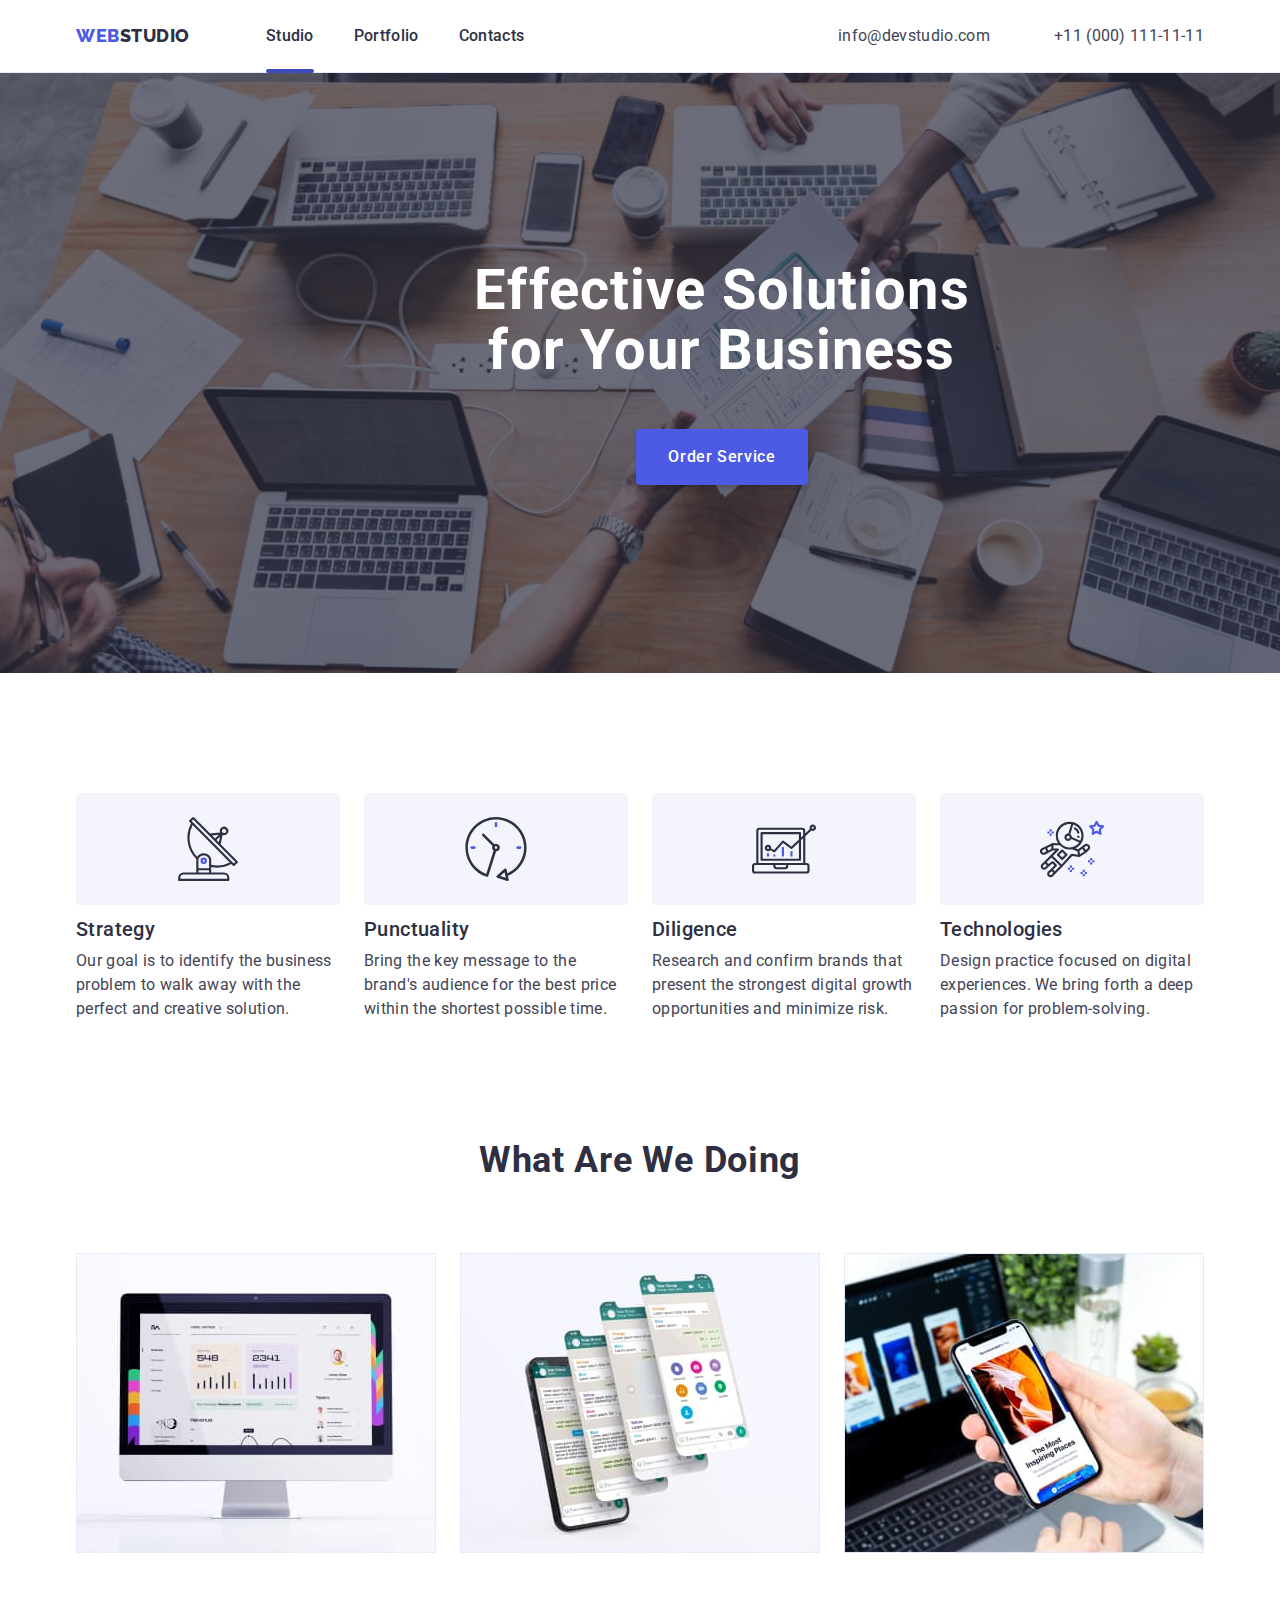
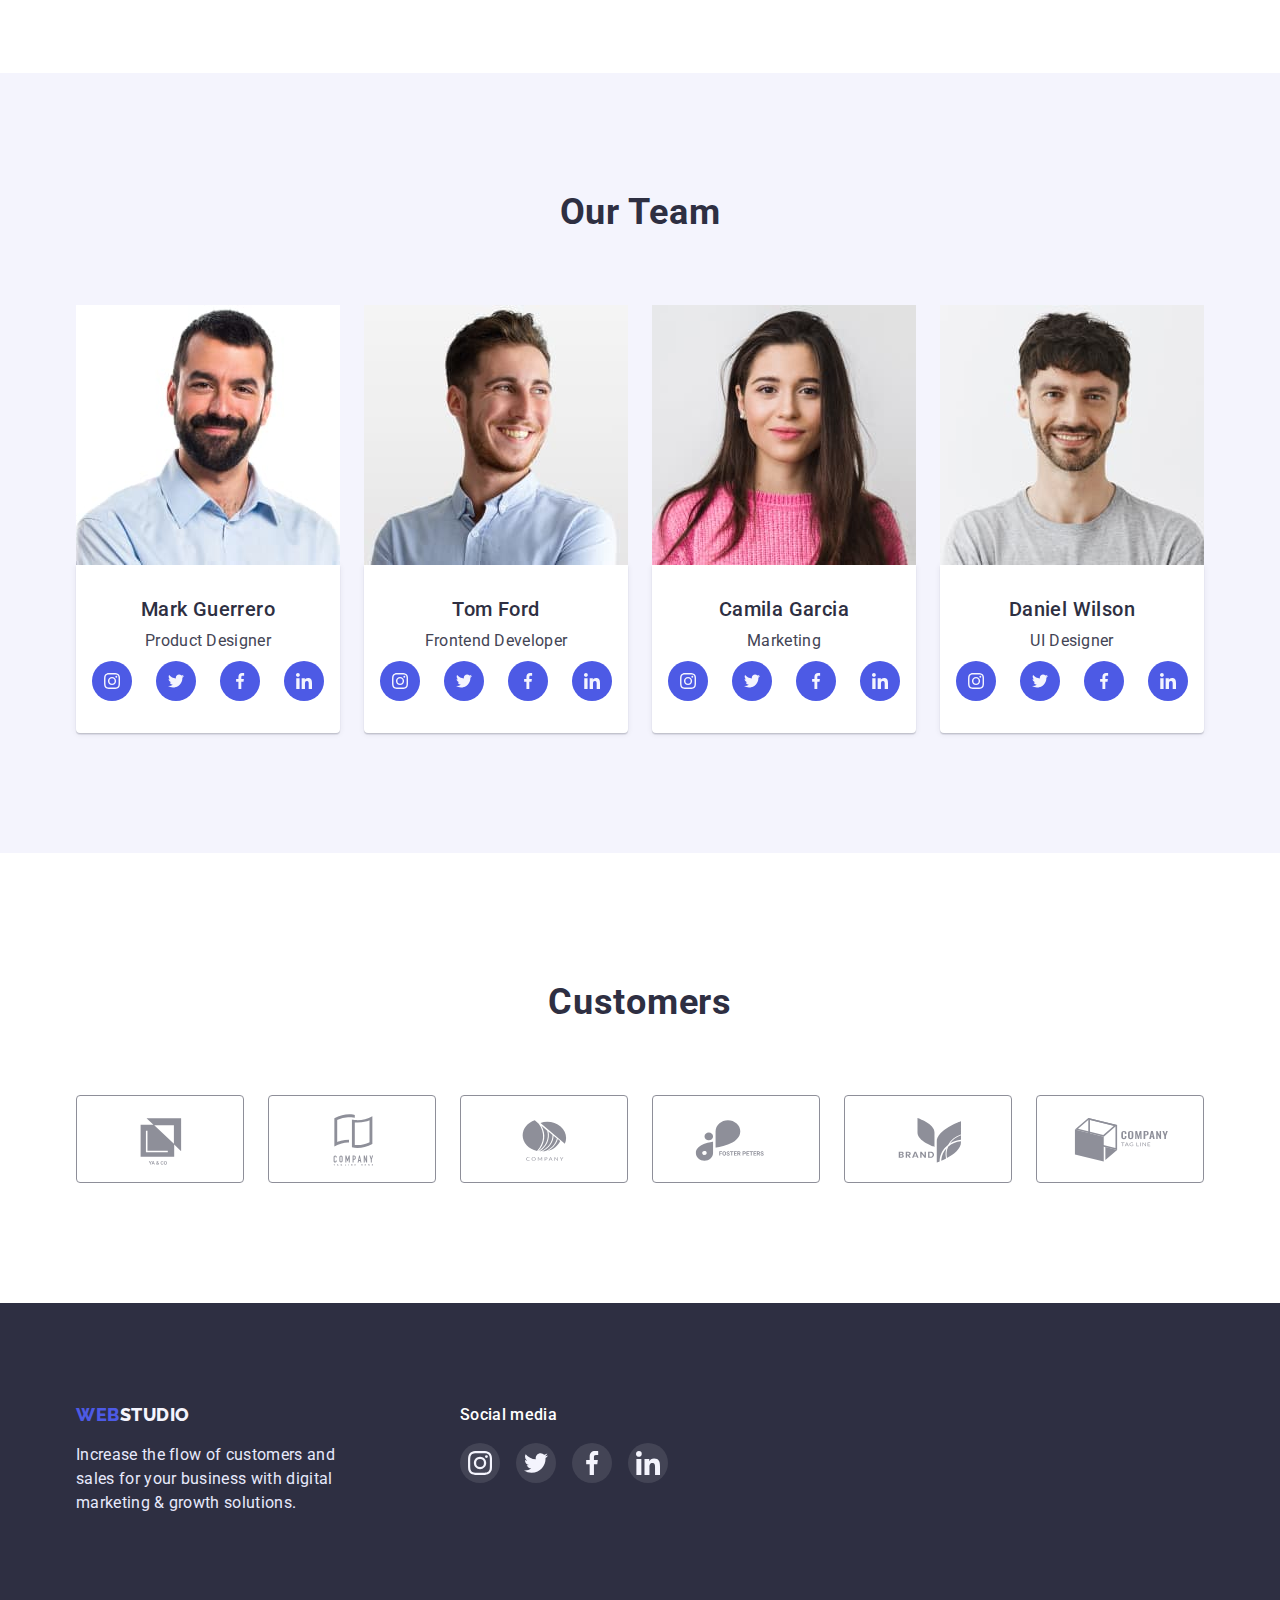
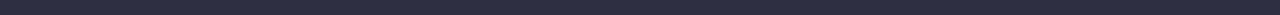
<file: index.html>
<!DOCTYPE html>
<html lang="en">
	<head>
		<meta charset="UTF-8" />
		<meta http-equiv="X-UA-Compatible" content="IE=edge" />
		<meta name="viewport" content="width=device-width, initial-scale=1.0" />

		<link rel="stylesheet" href="https://cdn.jsdelivr.net/npm/modern-normalize@1.1.0/modern-normalize.min.css" />
		<link rel="stylesheet" href="./css/styles.css" />
		<link rel="preconnect" href="https://fonts.googleapis.com" />
		<link rel="preconnect" href="https://fonts.gstatic.com" crossorigin />
		<link
			href="https://fonts.googleapis.com/css2?family=Raleway:wght@800&family=Roboto:wght@400;500;700&display=swap"
			rel="stylesheet"
		/>
		<title>WebStudio</title>
	</head>
	<body>
		<!-- Header -->
		<header class="header">
			<div class="container header-container">
				<nav class="header-navigation">
					<a class="logo-link link" href="./index.html">Web<span>Studio</span></a>
					<ul class="menu list">
						<li class="menu-item">
							<a class="menu-link link current" href="./index.html">Studio</a>
						</li>
						<li class="menu-item">
							<a class="menu-link link" href="./portfolio.html">Portfolio</a>
						</li>
						<li class="menu-item">
							<a class="menu-link link" href="">Contacts</a>
						</li>
					</ul>
				</nav>
				<address class="address">
					<ul class="address-list list">
						<li class="address-item">
							<a class="address-link link" href="mailto:info@devstudio.com">info@devstudio.com</a>
						</li>
						<li class="address-item">
							<a class="address-link link" href="tel:+110001111111">+11 (000) 111-11-11</a>
						</li>
					</ul>
				</address>
			</div>
		</header>

		<main>
			<!--Hero section-->
			<section class="hero">
				<div class="container hero-container">
					<h1 class="hero-title">Effective Solutions for Your Business</h1>
					<button class="order-btn" type="button" data-modal-open>Order Service</button>
				</div>
			</section>

			<!--Benefits section-->
			<section class="benefits section">
				<div class="container">
					<h2 class="benefits-title visually-hidden">Benefits</h2>
					<ul class="benefits-list list">
						<li class="benefits-item">
							<svg class="benefits-icon" width="64" height="64">
								<use href="./images/icons.svg#icon-antenna"></use>
							</svg>
							<h3 class="benefits-subtitle subtitle">Strategy</h3>
							<p class="benefits-description description">
								Our goal is to identify the business problem to walk away with the perfect and creative solution.
							</p>
						</li>
						<li class="benefits-item">
							<svg class="benefits-icon" width="64" height="64">
								<use href="./images/icons.svg#icon-clock"></use>
							</svg>
							<h3 class="benefits-subtitle subtitle">Punctuality</h3>
							<p class="benefits-description description">
								Bring the key message to the brand's audience for the best price within the shortest possible time.
							</p>
						</li>
						<li class="benefits-item">
							<svg class="benefits-icon" width="64" height="64">
								<use href="./images/icons.svg#icon-diagram"></use>
							</svg>
							<h3 class="benefits-subtitle subtitle">Diligence</h3>
							<p class="benefits-description description">
								Research and confirm brands that present the strongest digital growth opportunities and minimize risk.
							</p>
						</li>
						<li class="benefits-item">
							<svg class="benefits-icon" width="64" height="64">
								<use href="./images/icons.svg#icon-astronaut"></use>
							</svg>
							<h3 class="benefits-subtitle subtitle">Technologies</h3>
							<p class="benefits-description description">
								Design practice focused on digital experiences. We bring forth a deep passion for problem-solving.
							</p>
						</li>
					</ul>
				</div>
			</section>

			<!--Works section-->
			<section class="works section">
				<div class="container">
					<h2 class="works-title title">What are we doing</h2>
					<ul class="works-list list">
						<li class="works-item">
							<img src="./images/sample-1.jpg" alt="work" width="360" />
						</li>
						<li class="works-item">
							<img src="./images/sample-2.jpg" alt="work" width="360" />
						</li>
						<li class="works-item">
							<img src="./images/sample-3.jpg" alt="work" width="360" />
						</li>
					</ul>
				</div>
			</section>

			<!--Our team section-->

			<section class="team section">
				<div class="container">
					<h2 class="team-title title">Our Team</h2>
					<ul class="team-list list">
						<li class="team-item">
							<img src="./images/team-card-1.jpg" alt="worker" width="264" />
							<div class="team-item-wrapper">
								<h3 class="team-subtitle subtitle">Mark Guerrero</h3>
								<p class="team-description description">Product Designer</p>
								<ul class="sotial-list list">
									<li class="sotial-list-item">
										<a href="" class="sotial-list-link">
											<svg class="sotial-list-icon" width="16" height="16">
												<use href="./images/icons.svg#icon-instagram"></use>
											</svg>
										</a>
									</li>
									<li class="sotial-list-item">
										<a href="" class="sotial-list-link">
											<svg class="sotial-list-icon" width="16" height="16">
												<use href="./images/icons.svg#icon-twitter"></use>
											</svg>
										</a>
									</li>
									<li class="sotial-list-item">
										<a href="" class="sotial-list-link">
											<svg class="sotial-list-icon" width="16" height="16">
												<use href="./images/icons.svg#icon-facebook"></use>
											</svg>
										</a>
									</li>
									<li class="sotial-list-item">
										<a href="" class="sotial-list-link">
											<svg class="sotial-list-icon" width="16" height="16">
												<use href="./images/icons.svg#icon-linkedin"></use>
											</svg>
										</a>
									</li>
								</ul>
							</div>
						</li>
						<li class="team-item">
							<img src="./images/team-card-2.jpg" alt="worker" width="264" />
							<div class="team-item-wrapper">
								<h3 class="team-subtitle subtitle">Tom Ford</h3>
								<p class="team-description description">Frontend Developer</p>
								<ul class="sotial-list list">
									<li class="sotial-list-item">
										<a href="" class="sotial-list-link">
											<svg class="sotial-list-icon" width="16" height="16">
												<use href="./images/icons.svg#icon-instagram"></use>
											</svg>
										</a>
									</li>
									<li class="sotial-list-item">
										<a href="" class="sotial-list-link">
											<svg class="sotial-list-icon" width="16" height="16">
												<use href="./images/icons.svg#icon-twitter"></use>
											</svg>
										</a>
									</li>
									<li class="sotial-list-item">
										<a href="" class="sotial-list-link">
											<svg class="sotial-list-icon" width="16" height="16">
												<use href="./images/icons.svg#icon-facebook"></use>
											</svg>
										</a>
									</li>
									<li class="sotial-list-item">
										<a href="" class="sotial-list-link">
											<svg class="sotial-list-icon" width="16" height="16">
												<use href="./images/icons.svg#icon-linkedin"></use>
											</svg>
										</a>
									</li>
								</ul>
							</div>
						</li>
						<li class="team-item">
							<img src="./images/team-card-3.jpg" alt="worker" width="264" />
							<div class="team-item-wrapper">
								<h3 class="team-subtitle subtitle">Camila Garcia</h3>
								<p class="team-description description">Marketing</p>
								<ul class="sotial-list list">
									<li class="sotial-list-item">
										<a href="" class="sotial-list-link">
											<svg class="sotial-list-icon" width="16" height="16">
												<use href="./images/icons.svg#icon-instagram"></use>
											</svg>
										</a>
									</li>
									<li class="sotial-list-item">
										<a href="" class="sotial-list-link">
											<svg class="sotial-list-icon" width="16" height="16">
												<use href="./images/icons.svg#icon-twitter"></use>
											</svg>
										</a>
									</li>
									<li class="sotial-list-item">
										<a href="" class="sotial-list-link">
											<svg class="sotial-list-icon" width="16" height="16">
												<use href="./images/icons.svg#icon-facebook"></use>
											</svg>
										</a>
									</li>
									<li class="sotial-list-item">
										<a href="" class="sotial-list-link">
											<svg class="sotial-list-icon" width="16" height="16">
												<use href="./images/icons.svg#icon-linkedin"></use>
											</svg>
										</a>
									</li>
								</ul>
							</div>
						</li>
						<li class="team-item">
							<img src="./images/team-card-4.jpg" alt="worker" width="264" />
							<div class="team-item-wrapper">
								<h3 class="team-subtitle subtitle">Daniel Wilson</h3>
								<p class="team-description description">UI Designer</p>
								<ul class="sotial-list list">
									<li class="sotial-list-item">
										<a href="" class="sotial-list-link">
											<svg class="sotial-list-icon" width="16" height="16">
												<use href="./images/icons.svg#icon-instagram"></use>
											</svg>
										</a>
									</li>
									<li class="sotial-list-item">
										<a href="" class="sotial-list-link">
											<svg class="sotial-list-icon" width="16" height="16">
												<use href="./images/icons.svg#icon-twitter"></use>
											</svg>
										</a>
									</li>
									<li class="sotial-list-item">
										<a href="" class="sotial-list-link">
											<svg class="sotial-list-icon" width="16" height="16">
												<use href="./images/icons.svg#icon-facebook"></use>
											</svg>
										</a>
									</li>
									<li class="sotial-list-item">
										<a href="" class="sotial-list-link">
											<svg class="sotial-list-icon" width="16" height="16">
												<use href="./images/icons.svg#icon-linkedin"></use>
											</svg>
										</a>
									</li>
								</ul>
							</div>
						</li>
					</ul>
				</div>
			</section>
			<!--/Our team section-->

			<!--Customers section-->
			<section class="customers section">
				<div class="container">
					<h2 class="customers-title title">Customers</h2>
					<ul class="customers-list list">
						<li class="customers-item">
							<a href="" class="customers-link link">
								<svg class="customers-logo" width="104" height="56">
									<use href="./images/icons.svg#icon-logo"></use>
								</svg>
							</a>
						</li>
						<li class="customers-item">
							<a href="" class="customers-link link">
								<svg class="customers-logo" width="104" height="56">
									<use href="./images/icons.svg#icon-logo-2"></use>
								</svg>
							</a>
						</li>
						<li class="customers-item">
							<a href="" class="customers-link link">
								<svg class="customers-logo" width="104" height="56">
									<use href="./images/icons.svg#icon-logo-3"></use>
								</svg>
							</a>
						</li>
						<li class="customers-item">
							<a href="" class="customers-link link">
								<svg class="customers-logo" width="104" height="56">
									<use href="./images/icons.svg#icon-logo-4"></use>
								</svg>
							</a>
						</li>
						<li class="customers-item">
							<a href="" class="customers-link link">
								<svg class="customers-logo" width="104" height="56">
									<use href="./images/icons.svg#icon-logo-5"></use>
								</svg>
							</a>
						</li>
						<li class="customers-item">
							<a href="" class="customers-link link">
								<svg class="customers-logo" width="104" height="56">
									<use href="./images/icons.svg#icon-logo-6"></use>
								</svg>
							</a>
						</li>
					</ul>
				</div>
			</section>
		</main>
		<!--Customers section-->

		<!-- Footer -->
		<footer class="footer">
			<div class="footer-container container">
				<div class="footer-logo-container">
					<a class="footer-logo-link link" href="./index.html">Web<span>Studio</span></a>
					<p class="footer-text">
						Increase the flow of customers and sales for your business with digital marketing & growth solutions.
					</p>
				</div>
				<div class="footer-social">
					<h3 class="footer-social-title">Social media</h3>
					<ul class="footer-social-list list">
						<li class="footer-social-list-item">
							<a href="" class="footer-social-list-link link">
								<svg class="footer-social-list-icon" width="24" height="24">
									<use href="./images/icons.svg#icon-instagram"></use>
								</svg>
							</a>
						</li>
						<li class="footer-social-list-item">
							<a href="" class="footer-social-list-link link">
								<svg class="footer-social-list-icon" width="24" height="24">
									<use href="./images/icons.svg#icon-twitter"></use>
								</svg>
							</a>
						</li>
						<li class="footer-social-list-item">
							<a href="" class="footer-social-list-link link">
								<svg class="footer-social-list-icon" width="24" height="24">
									<use href="./images/icons.svg#icon-facebook"></use>
								</svg>
							</a>
						</li>
						<li class="footer-social-list-item">
							<a href="" class="footer-social-list-link link">
								<svg class="footer-social-list-icon" width="24" height="24">
									<use href="./images/icons.svg#icon-linkedin"></use>
								</svg>
							</a>
						</li>
					</ul>
				</div>
			</div>
		</footer>
		<div class="backdrop is-hidden" data-modal>
			<div class="modal">
				<button class="modal-close-button" type="button" data-modal-close
					><svg class="modal-close-button-icon" width="8" height="8">
						<use href="./images/icons.svg#icon-close-back"></use>
					</svg>
				</button>
			</div>
		</div>
		<script src="./js/modal.js"></script>
	</body>
</html>
</file>
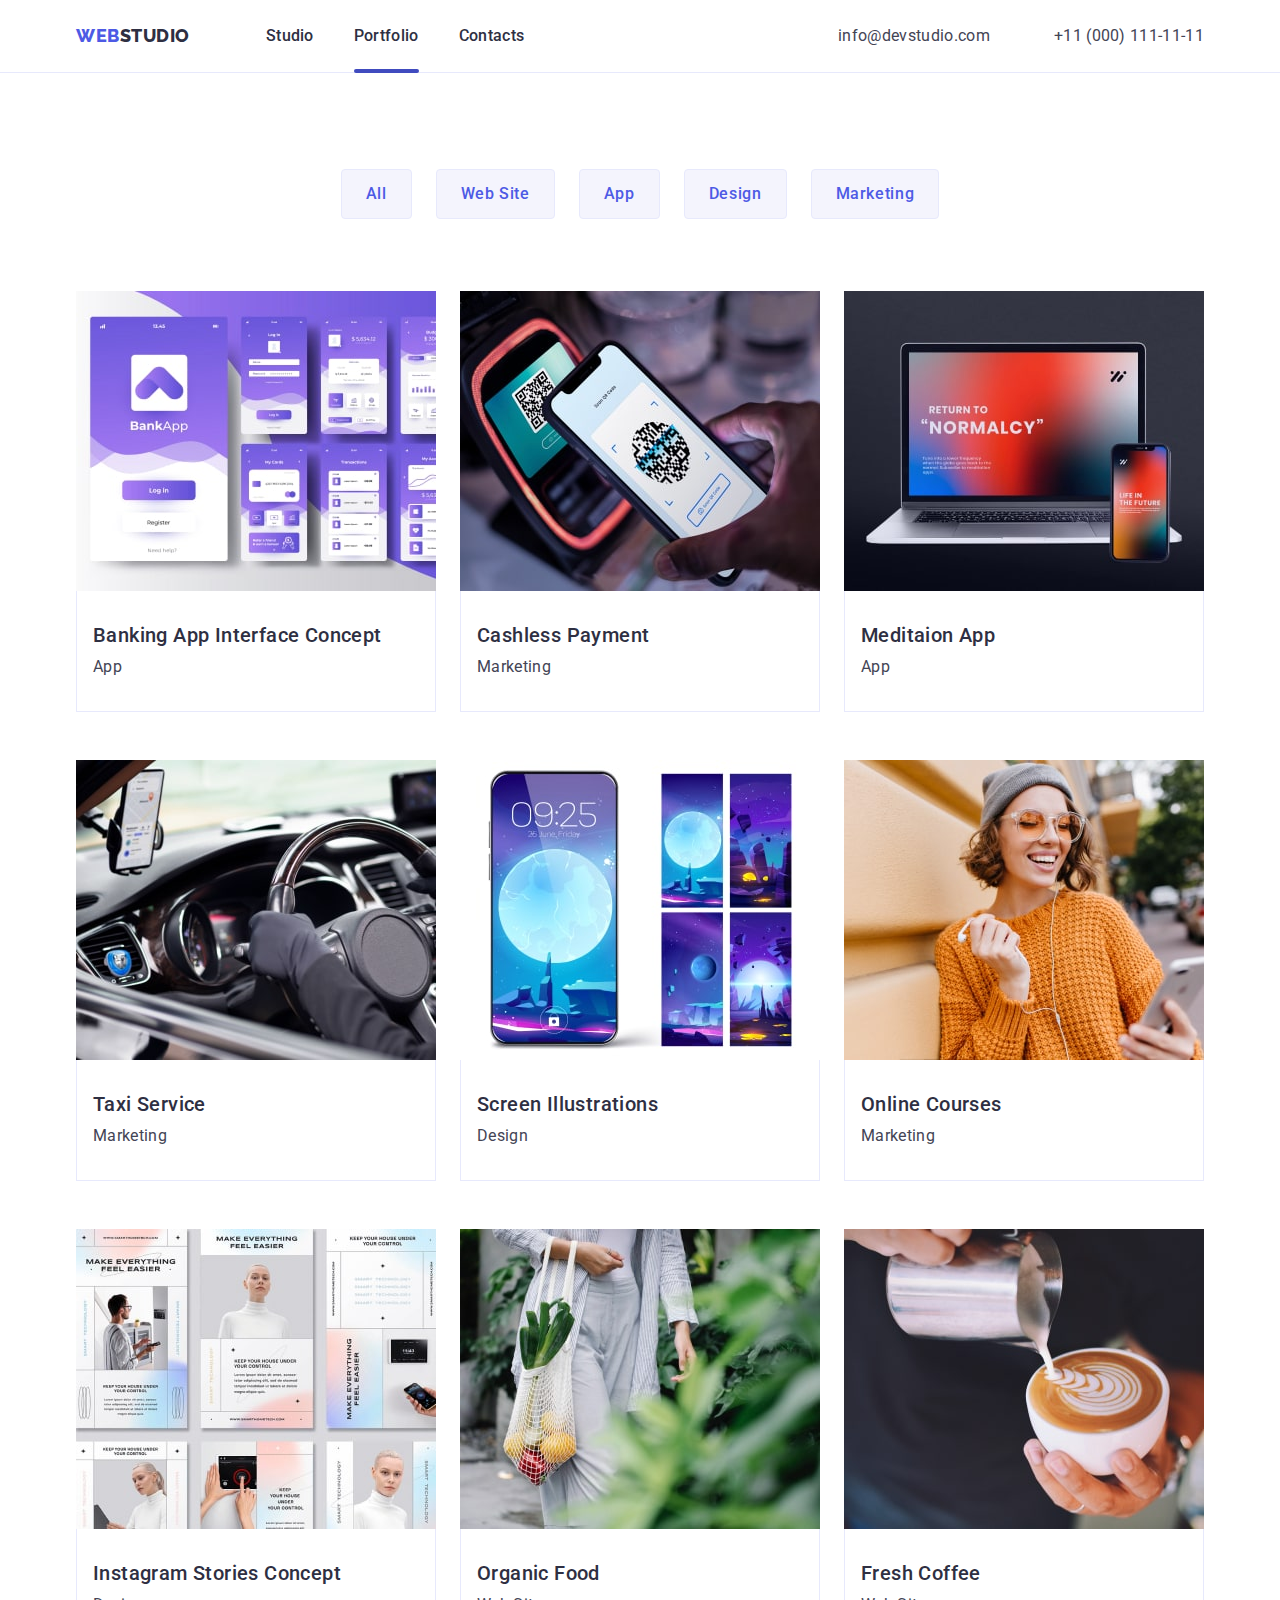
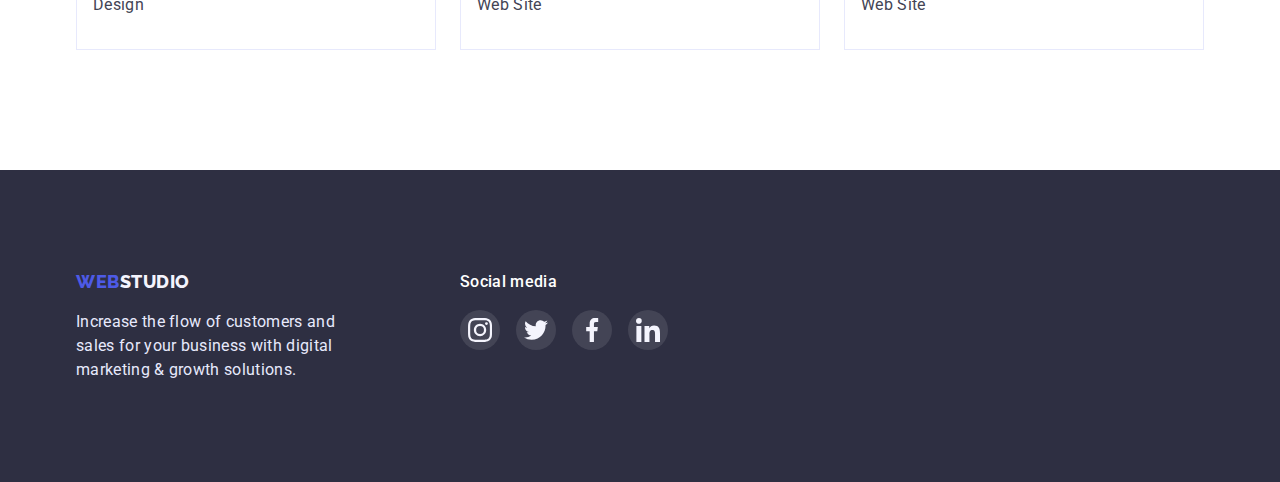
<file: portfolio.html>
<!DOCTYPE html>
<html lang="en">
	<head>
		<meta charset="UTF-8" />
		<meta http-equiv="X-UA-Compatible" content="IE=edge" />
		<meta name="viewport" content="width=device-width, initial-scale=1.0" />
		<link rel="stylesheet" href="https://cdn.jsdelivr.net/npm/modern-normalize@1.1.0/modern-normalize.min.css" />
		<link rel="stylesheet" href="./css/styles.css" />
		<link rel="preconnect" href="https://fonts.googleapis.com" />
		<link rel="preconnect" href="https://fonts.gstatic.com" crossorigin />
		<link
			href="https://fonts.googleapis.com/css2?family=Raleway:wght@800&family=Roboto:wght@400;500;700&display=swap"
			rel="stylesheet"
		/>
		<title>WebStudio</title>
	</head>

	<body>
		<!-- Header -->
		<header class="header">
			<div class="container header-container">
				<nav class="header-navigation">
					<a class="logo-link link" href="./index.html">Web<span>Studio</span></a>
					<ul class="menu list">
						<li class="menu-item">
							<a class="menu-link link" href="./index.html">Studio</a>
						</li>
						<li class="menu-item">
							<a class="menu-link link current" href="./portfolio.html">Portfolio</a>
						</li>
						<li class="menu-item">
							<a class="menu-link link" href="">Contacts</a>
						</li>
					</ul>
				</nav>
				<address class="address">
					<ul class="address-list list">
						<li class="address-item">
							<a class="address-link link" href="mailto:info@devstudio.com">info@devstudio.com</a>
						</li>
						<li class="address-item">
							<a class="address-link link" href="tel:+110001111111">+11 (000) 111-11-11</a>
						</li>
					</ul>
				</address>
			</div>
		</header>

		<main>
			<!-- Projects -->
			<section class="projects section">
				<div class="container">
					<h1 class="visually-hidden">Filters</h1>
					<ul class="filters-btn-list list">
						<li class="filters-btn-item" type="button"><button class="filters-btn">All</button></li>
						<li class="filters-btn-item" type="button"><button class="filters-btn">Web Site</button></li>
						<li class="filters-btn-item" type="button"><button class="filters-btn">App</button></li>
						<li class="filters-btn-item" type="button"><button class="filters-btn">Design</button></li>
						<li class="filters-btn-item" type="button"><button class="filters-btn">Marketing</button></li>
					</ul>
					<ul class="projects-list list">
						<li class="projects-item">
							<a class="project-item-link link" href="">
								<div class="project-item-img-wrapper">
									<img src="./images/project-1.jpg" alt="Banking App Interface" width="360" />
									<p class="overlay">
										14 Stylish and User-Friendly App Design Concepts · Task Manager App · Calorie Tracker App · Exotic
										Fruit Ecommerce App · Cloud Storage App
									</p>
								</div>
								<div class="project-item-wrapper">
									<h2 class="projects-title subtitle">Banking App Interface Concept</h2>
									<p class="projects-description description">App</p>
								</div>
							</a>
						</li>
						<li class="projects-item">
							<a class="project-item-link link" href="">
								<div class="project-item-img-wrapper">
									<img src="./images/project-2.jpg" alt="Cashless Payment" width="360" />
									<p class="overlay">
										14 Stylish and User-Friendly App Design Concepts · Task Manager App · Calorie Tracker App · Exotic
										Fruit Ecommerce App · Cloud Storage App
									</p>
								</div>
								<div class="project-item-wrapper">
									<h2 class="projects-title subtitle">Cashless Payment</h2>
									<p class="projects-description description">Marketing</p>
								</div>
							</a>
						</li>
						<li class="projects-item">
							<a class="project-item-link link" href="">
								<div class="project-item-img-wrapper">
									<img src="./images/project-3.jpg" alt="Meditaion App" width="360" />
									<p class="overlay"
										>14 Stylish and User-Friendly App Design Concepts · Task Manager App · Calorie Tracker App · Exotic
										Fruit Ecommerce App · Cloud Storage App
									</p>
								</div>
								<div class="project-item-wrapper">
									<h2 class="projects-title subtitle">Meditaion App</h2>
									<p class="projects-description description">App</p>
								</div>
							</a>
						</li>
						<li class="projects-item">
							<a class="project-item-link link" href="">
								<div class="project-item-img-wrapper">
									<img src="./images/project-4.jpg" alt="Taxi Service" width="360" />
									<p class="overlay"
										>14 Stylish and User-Friendly App Design Concepts · Task Manager App · Calorie Tracker App · Exotic
										Fruit Ecommerce App · Cloud Storage App
									</p>
								</div>
								<div class="project-item-wrapper">
									<h2 class="projects-title subtitle">Taxi Service</h2>
									<p class="projects-description description">Marketing</p>
								</div>
							</a>
						</li>
						<li class="projects-item">
							<a class="project-item-link link" href="">
								<div class="project-item-img-wrapper">
									<img src="./images/project-5.jpg" alt="Screen Illustrations" width="360" />
									<p class="overlay"
										>14 Stylish and User-Friendly App Design Concepts · Task Manager App · Calorie Tracker App · Exotic
										Fruit Ecommerce App · Cloud Storage App
									</p>
								</div>
								<div class="project-item-wrapper">
									<h2 class="projects-title subtitle">Screen Illustrations</h2>
									<p class="projects-description description">Design</p>
								</div>
							</a>
						</li>
						<li class="projects-item">
							<a class="project-item-link link" href="">
								<div class="project-item-img-wrapper">
									<img src="./images/project-6.jpg" alt="Online Courses" width="360" />
									<p class="overlay"
										>14 Stylish and User-Friendly App Design Concepts · Task Manager App · Calorie Tracker App · Exotic
										Fruit Ecommerce App · Cloud Storage App
									</p>
								</div>
								<div class="project-item-wrapper">
									<h2 class="projects-title subtitle">Online Courses</h2>
									<p class="projects-description description">Marketing</p>
								</div>
							</a>
						</li>
						<li class="projects-item">
							<a class="project-item-link link" href="">
								<div class="project-item-img-wrapper">
									<img src="./images/project-7.jpg" alt="Instagram Stories Concept" width="360" />
									<p class="overlay"
										>14 Stylish and User-Friendly App Design Concepts · Task Manager App · Calorie Tracker App · Exotic
										Fruit Ecommerce App · Cloud Storage App
									</p>
								</div>
								<div class="project-item-wrapper">
									<h2 class="projects-title subtitle">Instagram Stories Concept</h2>
									<p class="projects-description description">Design</p>
								</div>
							</a>
						</li>
						<li class="projects-item">
							<a class="project-item-link link" href="">
								<div class="project-item-img-wrapper">
									<img src="./images/project-8.jpg" alt="Organic Food" width="360" />
									<p class="overlay"
										>14 Stylish and User-Friendly App Design Concepts · Task Manager App · Calorie Tracker App · Exotic
										Fruit Ecommerce App · Cloud Storage App
									</p>
								</div>
								<div class="project-item-wrapper">
									<h2 class="projects-title subtitle">Organic Food</h2>
									<p class="projects-description description">Web Site</p>
								</div>
							</a>
						</li>
						<li class="projects-item">
							<a class="project-item-link link" href="">
								<div class="project-item-img-wrapper">
									<img src="./images/project-9.jpg" alt="Fresh Coffee" width="360" />
									<p class="overlay"
										>14 Stylish and User-Friendly App Design Concepts · Task Manager App · Calorie Tracker App · Exotic
										Fruit Ecommerce App · Cloud Storage App
									</p>
								</div>
								<div class="project-item-wrapper">
									<h2 class="projects-title subtitle">Fresh Coffee</h2>
									<p class="projects-description description">Web Site</p>
								</div>
							</a>
						</li>
					</ul>
				</div>
			</section>
		</main>
		<!-- Footer -->
		<footer class="footer">
			<div class="footer-container container">
				<div class="footer-logo-container">
					<a class="footer-logo-link link" href="./index.html">Web<span>Studio</span></a>
					<p class="footer-text">
						Increase the flow of customers and sales for your business with digital marketing & growth solutions.
					</p>
				</div>
				<div class="footer-social">
					<h3 class="footer-social-title">Social media</h3>
					<ul class="footer-social-list list">
						<li class="footer-social-list-item">
							<a href="" class="footer-social-list-link link">
								<svg class="footer-social-list-icon" width="24" height="24">
									<use href="./images/icons.svg#icon-instagram"></use>
								</svg>
							</a>
						</li>
						<li class="footer-social-list-item">
							<a href="" class="footer-social-list-link link">
								<svg class="footer-social-list-icon" width="24" height="24">
									<use href="./images/icons.svg#icon-twitter"></use>
								</svg>
							</a>
						</li>
						<li class="footer-social-list-item">
							<a href="" class="footer-social-list-link link">
								<svg class="footer-social-list-icon" width="24" height="24">
									<use href="./images/icons.svg#icon-facebook"></use>
								</svg>
							</a>
						</li>
						<li class="footer-social-list-item">
							<a href="" class="footer-social-list-link link">
								<svg class="footer-social-list-icon" width="24" height="24">
									<use href="./images/icons.svg#icon-linkedin"></use>
								</svg>
							</a>
						</li>
					</ul>
				</div>
			</div>
		</footer>
	</body>
</html>
</file>
<file: css/styles.css>
:root {
	--main-color: #2e2f42;
	--text-color: #434455;
	--secondary-color: #f4f4fd;
	--brand-color: #4d5ae5;
	--accent-color: #e7e9fc;
	--hover-focus-color: #404bbf;
	--background-color: #fff;

	--primary-font: "Roboto", sant-serif;
	--secondary-font: "Raleway", sans-serif;
	--cards-shadow: 0px 1px 6px rgba(46, 47, 66, 0.08), 0px 1px 1px rgba(46, 47, 66, 0.16),
		0px 2px 1px rgba(46, 47, 66, 0.08);
	--transition-dur-bezier: 250ms cubic-bezier(0.4, 0, 0.2, 1);
}

h1,
h2,
h3,
h4,
p {
	margin: 0;
}
ul {
	padding: 0;
}

img {
	display: block;
	max-width: 100%;
	height: auto;
}

body {
	font-family: var(--primary-font);
	color: var(--main-color);
	background-color: var(--background-color);
}

.container {
	max-width: 1158px;
	margin: 0 auto;
	padding: 0 15px;
}

.section {
	padding-bottom: 120px;
}

.list {
	list-style: none;
	column-gap: 24px;
	margin-top: 0;
	margin-bottom: 0;
}

.link {
	text-decoration: none;
}

.visually-hidden {
	position: absolute;
	width: 1px;
	height: 1px;
	margin: -1px;
	border: 0;
	padding: 0;
	white-space: nowrap;
	clip-path: inset(100%);
	clip: rect(0 0 0 0);
	overflow: hidden;
}
/* =====================Components================= */
.order-btn {
	border-radius: 4px;
	border: 0px;
	box-shadow: 0px 4px 4px rgba(0, 0, 0, 0.15);
	padding: 16px 32px;
	font-family: inherit;
	font-weight: 500;
	font-size: 16px;
	line-height: 1.5;
	display: flex;
	align-items: center;
	letter-spacing: 0.04em;
	color: var(--background-color);
	background-color: var(--brand-color);
	cursor: pointer;
	transition: background-color var(--transition-dur-bezier);
}

.order-btn:hover,
.order-btn:focus {
	background-color: var(--hover-focus-color);
}

.title {
	margin-bottom: 72px;
	font-weight: 700;
	font-size: 36px;
	line-height: 1.11;
	text-align: center;
	letter-spacing: 0.02em;
	text-transform: capitalize;
	color: var(--main-color);
}

.subtitle {
	margin-bottom: 8px;
	font-weight: 500;
	font-size: 20px;
	line-height: 1.2;
	letter-spacing: 0.02em;
	color: var(--main-color);
}
.description {
	font-weight: 400;
	font-size: 16px;
	line-height: 1.5;
	letter-spacing: 0.02em;
	color: var(--text-color);
}

/* ====================/Components================= */

/* =====================Header===================== */

.header {
	border-bottom-width: 1px;
	border-bottom-style: solid;
	border-bottom-color: var(--accent-color);
}
.header-container {
	display: flex;
	align-items: center;
	justify-content: space-between;
}
.header-navigation {
	display: flex;
	align-items: center;
}

.logo-link {
	margin-right: 76px;
	font-family: var(--secondary-font);
	font-weight: 800;
	font-size: 18px;
	line-height: 1.33;
	display: flex;
	align-items: center;
	letter-spacing: 0.03em;
	text-transform: uppercase;
	color: var(--brand-color);
	padding: 24px 0;
}
.logo-link span {
	color: var(--main-color);
}

.menu {
	display: flex;
	margin-top: 0;
	margin-bottom: 0;
	gap: 40px;
}

.menu-link {
	display: block;
	margin-left: auto;
	padding: 24px 0;
	font-weight: 500;
	font-size: 16px;
	line-height: 1.5;
	letter-spacing: 0.02em;
	color: var(--main-color);
	transition: color var(--transition-dur-bezier);
}

.menu-link:is(:hover, :focus, :active) {
	color: var(--hover-focus-color);
}
.current {
	position: relative;
}

.current::after {
	content: "";
	display: block;
	position: absolute;
	width: 100%;
	height: 4px;
	left: 0px;
	bottom: 0px;
	border-radius: 2px;
	background: var(--hover-focus-color);
	margin-bottom: -1px;
	transition: color var(--transition-dur-bezier);
}

.address {
	display: flex;
	margin-left: auto;
}

.address-list {
	display: flex;
}

.address-list .address-item + .address-item {
	margin-left: 40px;
}

.address-link {
	padding: 24px 0;
	font-style: normal;
	font-weight: 400;
	font-size: 16px;
	line-height: 1.5;
	letter-spacing: 0.02em;
	color: var(--text-color);
	transition: color var(--transition-dur-bezier);
}

.address-link:hover,
.address-link:focus {
	color: var(--hover-focus-color);
}
/* =====================/Header==================== */

/* =====================Hero====================== */
.hero {
	width: 1444px;
	padding-top: 188px;
	padding-bottom: 188px;
	background-image: linear-gradient(rgba(46, 47, 66, 0.7), rgba(46, 47, 66, 0.7)), url("../images/bg.jpg");
	background-size: cover;
	margin: auto;
	background-color: var(--main-color);
}

.hero-container {
	display: flex;
	flex-direction: column;
	align-items: center;
	gap: 48px;
}

.hero-title {
	width: 496px;
	font-weight: 700;
	font-size: 56px;
	line-height: 1.07;
	text-align: center;
	letter-spacing: 0.02em;
	color: var(--background-color);
}
/* ====================/Hero====================== */

/* ====================Benefits section=========== */

.benefits {
	padding-top: 120px;
}

.benefits-list {
	display: flex;
	padding: 0;
}
.benefits-icon {
	width: 264px;
	height: 112px;
	padding: 24px 100px;
	justify-content: center;
	align-items: center;
	background-color: var(--secondary-color);
	border-radius: 4px;
	margin-bottom: 8px;
}

.benefits-item {
	flex-basis: calc((100%-72px) / 4);
}

/* ===================/Benefits section=========== */

/* ===================Works section================ */
.works-list {
	display: flex;
	padding: 0;
}
.works-item {
	flex-basis: calc((100%-48px) / 3);
}
/* ===================/Works section================ */

/* =====================Team====================== */
.team {
	padding-top: 120px;
	background-color: var(--secondary-color);
}

.team-list {
	display: flex;
	padding: 0;
}
.team-item {
	flex-basis: calc((100%-72px) / 4);
}

.team-item-wrapper {
	background: var(--background-color);
	box-shadow: var(--cards-shadow);
	border-top: 0;
	border-radius: 0px 0px 4px 4px;
	padding: 32px 16px;
}
.team-subtitle,
.team-description {
	text-align: center;
	margin-bottom: 8px;
}

.sotial-list {
	display: flex;
	justify-content: center;
}
.sotial-list-link {
	display: flex;
	align-items: center;
	justify-content: center;
	width: 40px;
	height: 40px;
	border-radius: 50%;
	background-color: var(--brand-color);
	transition: background-color var(--transition-dur-bezier);
}

.sotial-list-link:focus,
.sotial-list-link:hover {
	background-color: var(--hover-focus-color);
}

.sotial-list-icon {
	fill: var(--secondary-color);
}

/* ====================/Team====================== */

/* ====================Customers====================== */
.customers {
	padding-top: 130px;
}
.customers-list {
	display: flex;
	justify-content: center;
}
.customers-link {
	display: flex;
	align-items: center;
	justify-content: center;
	padding: 16px 32px;
	width: 168px;
	height: 88px;
	border: 1px solid #8e8f99;
	border-radius: 4px;
	flex-basis: calc((100%-120px) / 6);
	transition: background-color var(--background-color), border-color var(--transition-dur-bezier);
}

.customers-logo {
	fill: #8e8f99;
	transition: fill var(--transition-dur-bezier);
}

.customers-link:is(:focus, :hover) {
	border-color: var(--hover-focus-color);
}
.customers-link:is(:focus, :hover) .customers-logo {
	fill: var(--hover-focus-color);
}

/* ====================/Customers====================== */

/* ====================Footer====================== */
.footer {
	padding: 100px 0;
	background-color: var(--main-color);
}
.footer-container {
	display: flex;
	gap: 120px;
}

.footer-logo-link {
	margin-bottom: 16px;
	font-family: var(--secondary-font);
	font-weight: 800;
	font-size: 18px;
	line-height: 1.33;
	display: flex;
	align-items: center;
	letter-spacing: 0.03em;
	text-transform: uppercase;
	color: var(--brand-color);
}
.footer-logo-link span {
	font-family: var(--secondary-font);
	font-weight: 800;
	font-size: 18px;
	line-height: 1.33;
	display: flex;
	align-items: center;
	letter-spacing: 0.03em;
	text-transform: uppercase;
	color: var(--secondary-color);
}

.footer-text {
	font-weight: 400;
	font-size: 16px;
	line-height: 1.5;
	letter-spacing: 0.02em;
	color: var(--accent-color);
	width: 264px;
}
.footer-social-title {
	color: #ffffff;
	margin-bottom: 16px;
	font-weight: 500;
	font-size: 16px;
	line-height: 1.5;
	letter-spacing: 0.02em;
}
.footer-social-list {
	display: flex;
	gap: 16px;
}

.footer-social-list-link {
	display: flex;
	width: 40px;
	height: 40px;
	background-color: rgba(255, 255, 255, 0.1);
	border-radius: 50%;
	justify-content: center;
	align-items: center;
	transition: background-color var(--transition-dur-bezier);
}
.footer-social-list-icon {
	fill: var(--secondary-color);
	transition: fill var(--transition-dur-bezier);
}
.footer-social-list-link:is(:focus, :hover) {
	background-color: #31d0aa;
}
/* ===================/Footer====================== */

/* ===================Portfolio====================== */

.projects {
	padding-top: 96px;
}

.filters-btn-list {
	display: flex;
	align-items: center;
	justify-content: center;
	gap: 24px;
	margin-bottom: 72px;
}

.filters-btn {
	padding: 12px 24px;
	border: 1px solid var(--accent-color);
	border-radius: 4px;
	font-family: inherit;
	font-weight: 500;
	font-size: 16px;
	line-height: 1.5;
	display: flex;
	align-items: center;
	letter-spacing: 0.04em;
	color: var(--brand-color);
	background-color: var(--secondary-color);
	cursor: pointer;
	transition: color var(--transition-dur-bezier), background-color var(--transition-dur-bezier),
		box-shadow var(--transition-dur-bezier), border var(--transition-dur-bezier);
}
.filters-btn:hover,
.filters-btn:focus {
	color: var(--background-color);
	background-color: var(--hover-focus-color);
	box-shadow: 0px 3px 1px rgba(0, 0, 0, 0.1), 0px 2px 1px rgba(0, 0, 0, 0.08), 0px 2px 2px rgba(0, 0, 0, 0.12);
	border: 1px solid var(--hover-focus-color);
}

.projects-list {
	display: flex;
	flex-wrap: wrap;
	align-content: center;
	row-gap: 48px;
}

.project-item-wrapper {
	padding: 32px 16px;
	border: 1px solid var(--accent-color);
	border-top: 0;
}

.projects-item {
	transition: box-shadow var(--transition-dur-bezier);
}

.projects-item:is(:focus, :hover) {
	box-shadow: var(--cards-shadow);
}

.project-item-img-wrapper {
	position: relative;
	overflow: hidden;
}

.overlay {
	position: absolute;
	background-color: var(--brand-color);
	font-weight: 400;
	overflow: auto;
	transform: translate(0, 100%);
	transition: transform 250ms linear;
	font-size: 16px;
	line-height: 1.5;
	letter-spacing: 0.02em;
	color: var(--secondary-color);
	width: 100%;
	height: 100%;
	top: 0;
	left: 0;
	padding: 40px 32px 0;
}

.project-item-link:is(:focus, :hover) .overlay {
	transform: translate(0, 0);
}

/* ==================/Portfolio====================== */

/* ==================Modal window====================== */
.backdrop {
	position: fixed;
	top: 0;
	left: 0;
	width: 100%;
	height: 100%;
	background-color: rgba(46, 47, 66, 0.4);
	z-index: 100;
	transition: opacity var(--transition-dur-bezier), visibility var(--transition-dur-bezier);
}

.backdrop.is-hidden {
	opacity: 0;
	visibility: hidden;
	pointer-events: none;
}

.modal {
	position: absolute;
	width: 408px;
	height: 576px;
	left: 50%;
	top: 50%;
	transform: translate(-50%, -50%);
	background: #fcfcfc;
	box-shadow: 0px 1px 1px rgba(0, 0, 0, 0.14), 0px 1px 3px rgba(0, 0, 0, 0.12), 0px 2px 1px rgba(0, 0, 0, 0.2);
	border-radius: 4px;
}
.modal-close-button {
	position: absolute;
	top: 24px;
	right: 24px;
	padding: 8px;
	display: flex;
	width: 24px;
	height: 24px;
	background-color: var(--accent-color);
	border-radius: 50%;
	border: 1px solid rgba(0, 0, 0, 0.1);
	justify-content: center;
	align-items: center;
	cursor: pointer;
	transition: background-color 250ms cubic-bezier(0.4, 0, 0.2, 1);
}
.modal-close-button-icon {
	fill: #000;
	transition: fill 250ms cubic-bezier(0.4, 0, 0.2, 1);
}

.modal-close-button:is(:hover, :focus) {
	background-color: var(--hover-focus-color);
}

.modal-close-button:is(:hover, :focus) .modal-close-button-icon {
	fill: #fff;
}

/* ==================/Modal window====================== */
</file>
